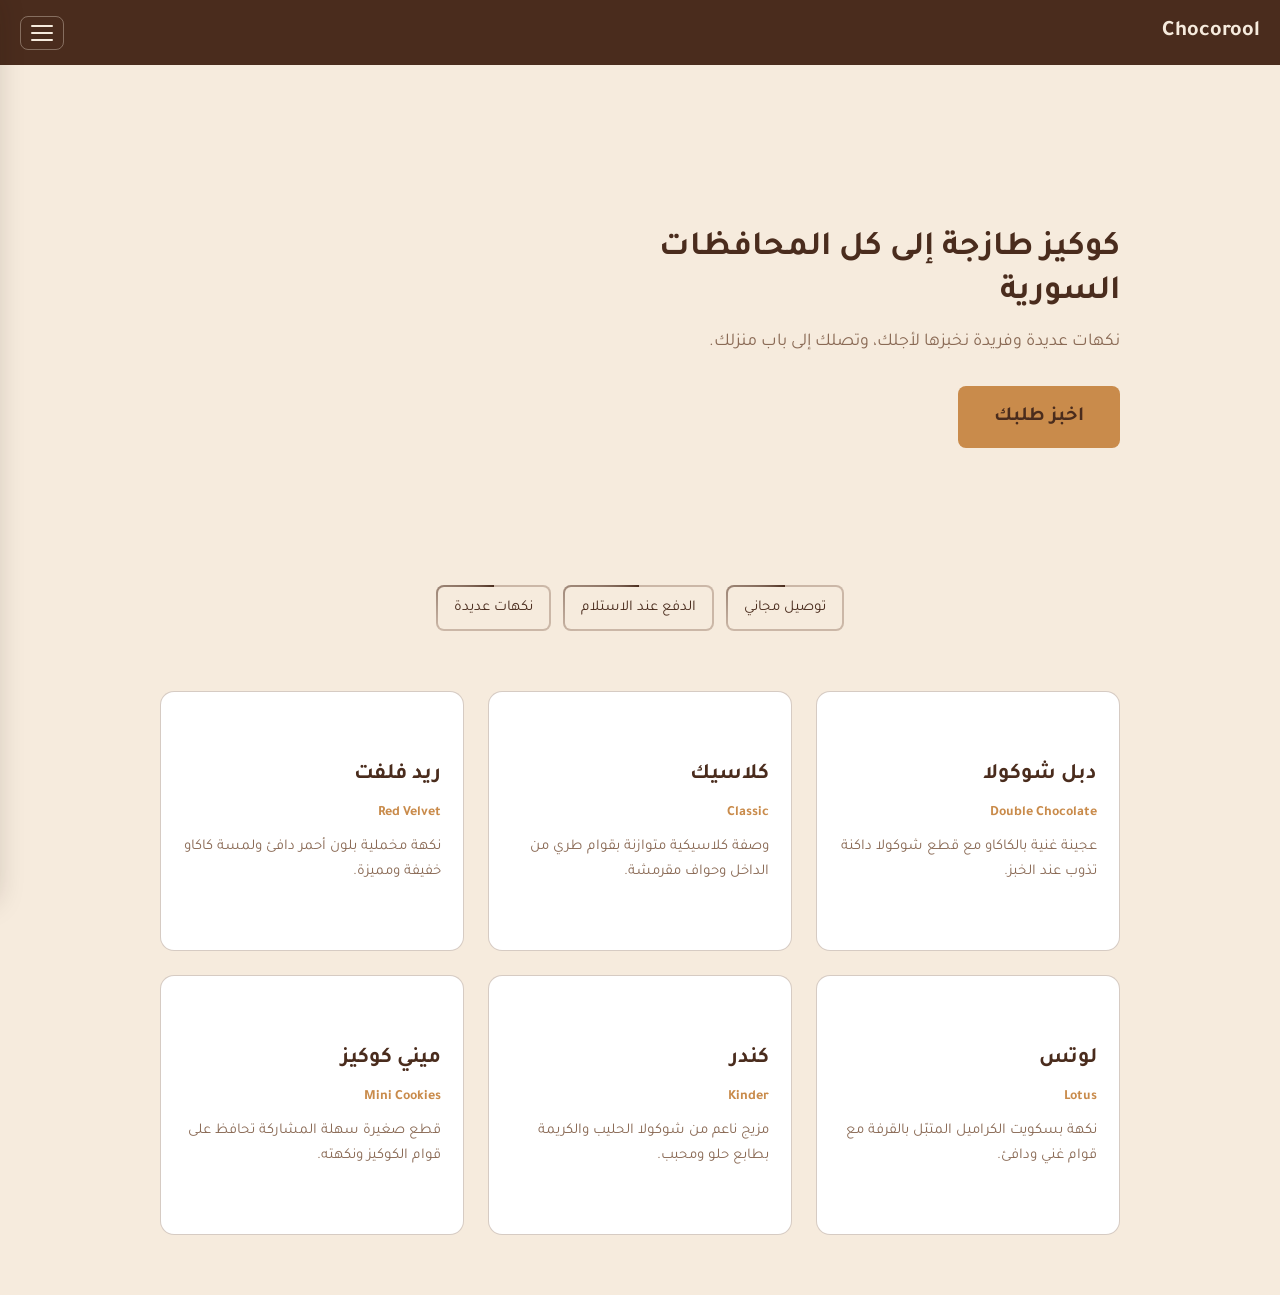
<file: index.html>
<!DOCTYPE html>
<html lang="ar" dir="rtl">
<head>
  <meta charset="UTF-8">
  <meta name="viewport" content="width=device-width, initial-scale=1.0">
  <title>Chocorool</title>
  <link href="https://fonts.googleapis.com/css2?family=Tajawal:wght@400;500;700&display=swap" rel="stylesheet">
  <link rel="stylesheet" href="css/style.css">
</head>
<body>
  <header class="header">
    <a href="#" class="logo">Chocorool</a>
<button type="button" class="menu-toggle" id="menuToggle" aria-label="فتح القائمة">
  <span></span>
  <span></span>
  <span></span>
</button>
  </header>
  <!-- الخلفية المعتمة عند فتح القائمة -->
<div class="drawer-backdrop" id="drawerBackdrop"></div>

<!-- القائمة الجانبية -->
<aside class="side-drawer" id="sideDrawer" aria-hidden="true">
  <div class="drawer-header">
    <span class="drawer-brand">Chocorool</span>
    <button type="button" class="drawer-close" id="drawerClose" aria-label="إغلاق القائمة">✕</button>
  </div>

  <nav class="drawer-links">
    <a href="index.html">الرئيسية</a>
    <a href="bake.html">اخبز طلبك</a>
    <a href="index.html#flavorsSection">نكهاتنا</a>
    <a href="https://wa.me/" target="_blank" rel="noopener">تواصل معنا</a>
  </nav>

  <div class="drawer-footer">
    <p>كوكيز طازجة إلى كل المحافظات السورية</p>
  </div>
</aside>

  <main>
    <section class="hero">
      <div class="hero-text">
        <h1>كوكيز طازجة إلى كل المحافظات السورية</h1>
        <p>نكهات عديدة وفريدة نخبزها لأجلك، وتصلك إلى باب منزلك.</p>
        <a href="bake.html" class="btn btn-big">اخبز طلبك</a>
      </div>
      <video class="hero-cookie" src="videos/animtion1.mp4" autoplay muted loop playsinline poster="videos/animtion1.mp4"></video>
    </section>

    <section class="perks">
      <div class="glow-item">
        <span>توصيل مجاني</span>
      </div>
      <div class="glow-item">
        <span>الدفع عند الاستلام</span>
      </div>
      <a href="#flavorsSection" class="flavors-btn">
        <span>نكهات عديدة</span>
      </a>
    </section>

    <section class="flavors-section" id="flavorsSection">
      <div class="flavors-grid">
        <article class="flavor">
          <div class="flavor-inner">
            <div class="flavor-front">
              <h3>دبل شوكولا</h3>
              <span>Double Chocolate</span>
              <p>عجينة غنية بالكاكاو مع قطع شوكولا داكنة تذوب عند الخبز.</p>
            </div>
            <div class="flavor-back">
              <img src="images/double-chocolate.jpg" alt="كوكيز دبل شوكولا">
            </div>
          </div>
        </article>

        <article class="flavor">
          <div class="flavor-inner">
            <div class="flavor-front">
              <h3>كلاسيك</h3>
              <span>Classic</span>
              <p>وصفة كلاسيكية متوازنة بقوام طري من الداخل وحواف مقرمشة.</p>
            </div>
            <div class="flavor-back">
              <img src="images/classic.jpg" alt="كوكيز كلاسيك">
            </div>
          </div>
        </article>

        <article class="flavor">
          <div class="flavor-inner">
            <div class="flavor-front">
              <h3>ريد فلفت</h3>
              <span>Red Velvet</span>
              <p>نكهة مخملية بلون أحمر دافئ ولمسة كاكاو خفيفة ومميزة.</p>
            </div>
            <div class="flavor-back">
              <img src="images/red-velvet.jpg" alt="كوكيز ريد فلفت">
            </div>
          </div>
        </article>

        <article class="flavor">
          <div class="flavor-inner">
            <div class="flavor-front">
              <h3>لوتس</h3>
              <span>Lotus</span>
              <p>نكهة بسكويت الكراميل المتبّل بالقرفة مع قوام غني ودافئ.</p>
            </div>
            <div class="flavor-back">
              <img src="images/lotus.jpg" alt="كوكيز لوتس">
            </div>
          </div>
        </article>

        <article class="flavor">
          <div class="flavor-inner">
            <div class="flavor-front">
              <h3>كندر</h3>
              <span>Kinder</span>
              <p>مزيج ناعم من شوكولا الحليب والكريمة بطابع حلو ومحبب.</p>
            </div>
            <div class="flavor-back">
              <img src="images/kinder.jpg" alt="كوكيز كندر">
            </div>
          </div>
        </article>

        <article class="flavor">
          <div class="flavor-inner">
            <div class="flavor-front">
              <h3>ميني كوكيز</h3>
              <span>Mini Cookies</span>
              <p>قطع صغيرة سهلة المشاركة تحافظ على قوام الكوكيز ونكهته.</p>
            </div>
            <div class="flavor-back">
              <img src="images/mini.jpg" alt="ميني كوكيز">
            </div>
          </div>
        </article>
      </div>
    </section>
  </main>

  <script src="js/main.js"></script>
</body>
</html>
</file>
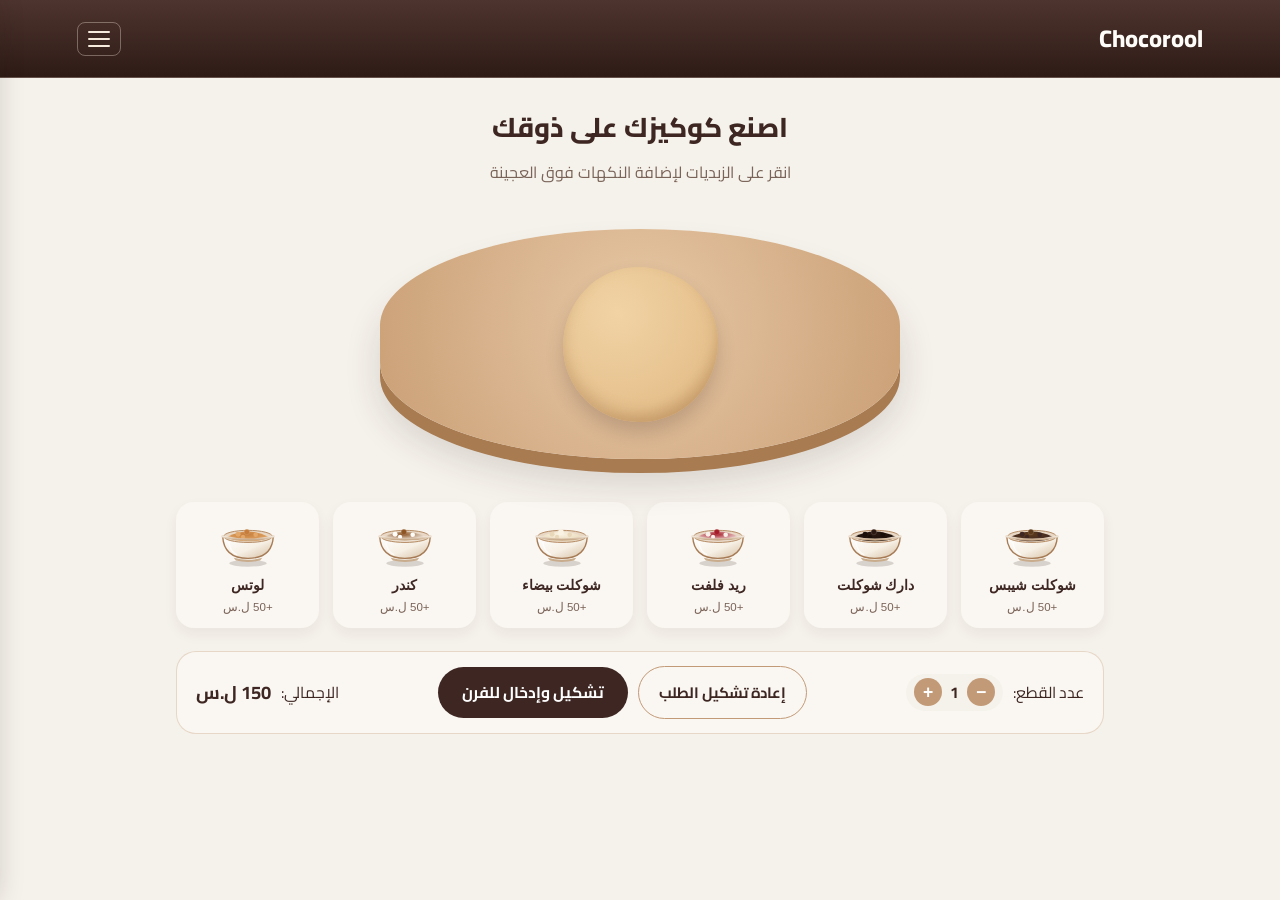
<file: bake.html>
<!DOCTYPE html>
<html lang="ar" dir="rtl">
<head>
  <meta charset="UTF-8" />
  <meta name="viewport" content="width=device-width, initial-scale=1.0" />
  <title>Chocorool | اخبز طلبك</title>
  <link rel="preconnect" href="https://fonts.googleapis.com" />
  <link rel="preconnect" href="https://fonts.gstatic.com" crossorigin />
  <link href="https://fonts.googleapis.com/css2?family=Cairo:wght@400;600;700;800&display=swap" rel="stylesheet" />
  <link rel="stylesheet" href="css/bake.css" />
</head>
<body>

  <!-- شريط علوي موحد -->
  <header class="bake-header">
    <a href="index.html" class="brand">Chocorool</a>
    <!-- داخل <header> -->
<button type="button" class="menu-toggle" id="menuToggle" aria-label="فتح القائمة">
  <span></span>
  <span></span>
  <span></span>
</button>
  </header>
  <!-- الخلفية المعتمة عند فتح القائمة -->
<div class="drawer-backdrop" id="drawerBackdrop"></div>

<!-- القائمة الجانبية -->
<aside class="side-drawer" id="sideDrawer" aria-hidden="true">
  <div class="drawer-header">
    <span class="drawer-brand">Chocorool</span>
    <button type="button" class="drawer-close" id="drawerClose" aria-label="إغلاق القائمة">✕</button>
  </div>

  <nav class="drawer-links">
    <a href="index.html">الرئيسية</a>
    <a href="bake.html">اخبز طلبك</a>
    <a href="index.html#flavorsSection">نكهاتنا</a>
    <a href="https://wa.me/" target="_blank" rel="noopener">تواصل معنا</a>
  </nav>

  <div class="drawer-footer">
    <p>كوكيز طازجة إلى كل المحافظات السورية</p>
  </div>
</aside>

  <main class="bake-stage">
    <div class="stage-intro">
      <h1>اصنع كوكيزك على ذوقك</h1>
      <p id="stageInstruction">انقر على الزبديات لإضافة النكهات فوق العجينة</p>
    </div>

    <!-- المشهد الرئيسي: الطاولة + العجينة + الفرن -->
    <section class="kitchen-workspace" id="kitchenWorkspace">

      <!-- الطاولة والعجينة -->
      <div class="table-area" id="tableArea">
        <div class="wooden-table">
          <!-- العجينة الأساسية -->
          <div class="dough-wrapper" id="doughWrapper">
            <div class="cookie-dough" id="cookieDough">
              <div class="dough-texture"></div>
              <!-- طبقة الإضافات التي تظهر عند النقر -->
              <div class="toppings-layer" id="toppingsLayer"></div>
            </div>
            <!-- كرة العجينة المأخوذة للفرن -->
            <div class="scooped-ball" id="scoopedBall"></div>
          </div>
        </div>
      </div>

      <!-- الفرن (يظهر عند بدء الخبز) -->
      <div class="oven-area" id="ovenArea" aria-hidden="true">
        <div class="oven-body">
          <div class="oven-top-panel">
            <span class="knob"></span>
            <span class="knob"></span>
            <div class="oven-timer" id="ovenTimer">00:04</div>
            <span class="knob"></span>
          </div>
          <div class="oven-door" id="ovenDoor">
            <div class="oven-window">
              <div class="oven-glow" id="ovenGlow"></div>
              <div class="baking-tray" id="bakingTray">
                <div class="baking-cookie" id="bakingCookie"></div>
              </div>
            </div>
            <div class="oven-handle"></div>
          </div>
        </div>
        <p class="baking-status" id="bakingStatus">جاري تجهيز الفرن...</p>
      </div>

    </section>

    <!-- زبديات النكهات -->
    <section class="bowls-section" id="bowlsSection">
      <div class="bowls-grid" id="bowlsGrid">
        <!-- يتم توليد الزبديات من bake.js لسهولة التعديل والإضافة -->
      </div>
    </section>

    <!-- شريط التحكم بالكمية والسعر وزر الخبز -->
    <section class="order-controls" id="orderControls">
      <div class="qty-box">
        <span>عدد القطع:</span>
        <div class="qty-buttons">
          <button type="button" id="decreaseQty" aria-label="تقليل الكمية">−</button>
          <strong id="qtyValue">1</strong>
          <button type="button" id="increaseQty" aria-label="زيادة الكمية">+</button>
        </div>
      </div>
      <div class="action-buttons">
  <button type="button" class="reset-order-btn" id="resetOrderBtn">
    إعادة تشكيل الطلب
  </button>
  <button type="button" class="bake-btn" id="startBakeBtn">
    تشكيل وإدخال للفرن
  </button>
</div>

      <div class="price-box">
        <span>الإجمالي:</span>
        <strong id="totalPrice">150 ل.س</strong>
      </div>

    </section>
  </main>

  <!-- ورقة الفاتورة المنبثقة -->
  <div class="receipt-backdrop" id="receiptBackdrop" aria-hidden="true">
    <div class="receipt-paper" role="dialog" aria-labelledby="receiptTitle">
      <div class="receipt-check">✓</div>
      <h2 id="receiptTitle">تم إتمام طلبك بنجاح!</h2>
      <p class="receipt-sub">كوكيز طازجة قيد التحضير لأجلك</p>

      <div class="receipt-divider"></div>

      <div class="receipt-details" id="receiptDetails">
        <!-- تفاصيل الطلب تُملأ تلقائياً -->
      </div>

      <div class="receipt-divider"></div>

      <div class="receipt-meta">
        <div class="meta-row">
          <span>السعر الإجمالي:</span>
          <strong id="receiptTotal">150 ل.س</strong>
        </div>
        <div class="meta-row">
          <span>الوقت المتوقع:</span>
          <strong id="receiptTime">25 - 35 دقيقة</strong>
        </div>
      </div>

      <div class="receipt-actions">
        <a href="#" target="_blank" rel="noopener" class="whatsapp-btn" id="whatsappOrderBtn">
          تأكيد الطلب عبر واتساب
        </a>
        <button type="button" class="reset-btn" id="newOrderBtn">
          تحضير طلب جديد
        </button>
      </div>
    </div>
  </div>

  <script src="js/bake.js"></script>
</body>
</html>
</file>
<file: css/style.css>
:root {
  --brown: #4A2C1D;
  --cream: #F6EBDD;
  --caramel: #C98B4B;
  --soft-brown: #8A6A55;
}

* {
  box-sizing: border-box;
  margin: 0;
  padding: 0;
}

html {
  scroll-behavior: smooth;
}

body {
  font-family: 'Tajawal', sans-serif;
  background: var(--cream);
  color: var(--brown);
  line-height: 1.7;
}

.header {
  background: var(--brown);
  display: flex;
  justify-content: space-between;
  align-items: center;
  padding: 14px 20px;
}

.logo {
  color: var(--cream);
  font-size: 22px;
  font-weight: 700;
  text-decoration: none;
}

.btn {
  background: var(--caramel);
  color: var(--brown);
  padding: 8px 18px;
  border-radius: 8px;
  font-weight: 700;
  text-decoration: none;
}

.hero {
  display: flex;
  align-items: center;
  gap: 30px;
  max-width: 1000px;
  margin: 0 auto;
  padding: 56px 20px 32px;
}

.hero-text {
  flex: 1;
}

.hero-cookie {
  width: 45%;
  aspect-ratio: 1 / 1;
  object-fit: cover;
  border-radius: 50%;
}

@media (max-width: 700px) {
  .hero {
    flex-direction: column-reverse;
    text-align: center;
  }

  .hero-cookie {
    width: 70%;
  }
}

.hero h1 {
  font-size: 34px;
  line-height: 1.3;
  margin-bottom: 12px;
}

.hero p {
  color: var(--soft-brown);
  font-size: 18px;
  margin-bottom: 28px;
}

.btn-big {
  display: inline-block;
  padding: 14px 36px;
  font-size: 20px;
}

.perks {
  display: flex;
  justify-content: center;
  flex-wrap: wrap;
  gap: 12px;
  padding: 0 20px 40px;
}

.flavors-btn,
.glow-item {
  position: relative;
  overflow: hidden;
  border-radius: 8px;
  padding: 2px;
  background: rgba(138, 106, 85, 0.4);
  text-decoration: none;
  font-size: 15px;
  color: var(--brown);
  display: inline-block;
  cursor: pointer;
}

.flavors-btn::before,
.glow-item::before {
  content: '';
  position: absolute;
  inset: -50%;
  background: conic-gradient(transparent 0deg 250deg, var(--brown) 360deg);
  animation: spin 3s linear infinite;
}

.flavors-btn span,
.glow-item span {
  position: relative;
  display: block;
  background: var(--cream);
  border-radius: 6px;
  padding: 8px 16px;
}

@keyframes spin {
  to { transform: rotate(360deg); }
}

.flavors-section {
  max-width: 1000px;
  margin: 0 auto;
  padding: 20px 20px 60px;
}

.flavors-grid {
  display: grid;
  grid-template-columns: repeat(auto-fit, minmax(260px, 1fr));
  gap: 24px;
}

.flavor {
  height: 260px;
  perspective: 1000px;
  cursor: pointer;
}

.flavor-inner {
  position: relative;
  width: 100%;
  height: 100%;
  transform-style: preserve-3d;
  transition: transform 0.6s ease;
}

.flavor:hover .flavor-inner {
  transform: rotateY(180deg);
}

.flavor-front,
.flavor-back {
  position: absolute;
  inset: 0;
  backface-visibility: hidden;
  border-radius: 14px;
  overflow: hidden;
}

.flavor-front {
  background: #fff;
  border: 1px solid rgba(138, 106, 85, 0.35);
  padding: 22px;
  display: flex;
  flex-direction: column;
  justify-content: center;
  gap: 8px;
}

.flavor-front h3 {
  font-size: 22px;
  color: var(--brown);
}

.flavor-front span {
  font-size: 14px;
  color: var(--caramel);
  font-weight: 700;
}

.flavor-front p {
  font-size: 15px;
  color: var(--soft-brown);
}

.flavor-back {
  transform: rotateY(180deg);
}

.flavor-back img {
  width: 100%;
  height: 100%;
  object-fit: cover;
  display: block;
}
/* زر القائمة (الخطوط الثلاثة) */
.menu-toggle {
  background: transparent;
  border: 1px solid rgba(246, 235, 221, 0.35);
  border-radius: 8px;
  padding: 8px 10px;
  display: flex;
  flex-direction: column;
  gap: 5px;
  cursor: pointer;
  transition: 0.2s ease;
}

.menu-toggle:hover {
  border-color: #C98B4B;
}

.menu-toggle span {
  display: block;
  width: 22px;
  height: 2px;
  background: #F6EBDD;
  border-radius: 2px;
}

/* الخلفية المعتمة */
.drawer-backdrop {
  position: fixed;
  inset: 0;
  background: rgba(34, 20, 14, 0.52);
  backdrop-filter: blur(2px);
  opacity: 0;
  pointer-events: none;
  transition: opacity 0.3s ease;
  z-index: 998;
}

.drawer-backdrop.open {
  opacity: 1;
  pointer-events: auto;
}

/* القائمة الجانبية */
.side-drawer {
  position: fixed;
  top: 0;
  left: 0; /* تفتح من اليسار لأن الشعار على اليمين في RTL */
  width: min(290px, 80vw);
  height: 100vh;
  background: #FAF6F0;
  color: #4A2C1D;
  box-shadow: 8px 0 28px rgba(34, 20, 14, 0.22);
  transform: translateX(-105%);
  transition: transform 0.32s cubic-bezier(0.22, 1, 0.36, 1);
  z-index: 999;
  display: flex;
  flex-direction: column;
  justify-content: space-between;
  padding: 1.4rem;
}

.side-drawer.open {
  transform: translateX(0);
}

.drawer-header {
  display: flex;
  justify-content: space-between;
  align-items: center;
  padding-bottom: 1rem;
  border-bottom: 1px solid rgba(138, 106, 85, 0.25);
}

.drawer-brand {
  font-size: 1.35rem;
  font-weight: 800;
  color: #4A2C1D;
}

.drawer-close {
  background: transparent;
  border: none;
  font-size: 1.3rem;
  color: #4A2C1D;
  cursor: pointer;
  padding: 4px 8px;
}

.drawer-links {
  display: flex;
  flex-direction: column;
  gap: 0.6rem;
  margin-top: 1.2rem;
  flex: 1;
}

.drawer-links a {
  text-decoration: none;
  color: #4A2C1D;
  font-size: 1.05rem;
  font-weight: 700;
  padding: 0.75rem 1rem;
  border-radius: 12px;
  transition: background 0.2s ease, transform 0.2s ease;
}

.drawer-links a:hover {
  background: rgba(201, 139, 75, 0.18);
  transform: translateX(-4px);
}

.drawer-footer {
  padding-top: 1rem;
  border-top: 1px solid rgba(138, 106, 85, 0.2);
  font-size: 0.85rem;
  color: #8A6A55;
  text-align: center;
}
</file>
<file: css/bake.css>
:root {
  --bg-cream: #F5F2EB;
  --surface-warm: #FAF7F2;
  --beige-soft: #DEBAA0;
  --caramel: #C39A77;
  --choco-dark: #3E2723;
  --choco-mid: #5D4037;
  --text-muted: #7A6358;
  --dough-base: #E6C18E;
  --dough-shadow: #CCA068;
}

* {
  box-sizing: border-box;
  margin: 0;
  padding: 0;
}

body {
  font-family: 'Cairo', sans-serif;
  background-color: var(--bg-cream);
  color: var(--choco-dark);
  min-height: 100vh;
  display: flex;
  flex-direction: column;
  overflow-x: hidden;
}

/* الهيدر */
/* الهيدر */
.bake-header {
  display: flex;
  justify-content: space-between;
  align-items: center;
  padding: 1rem 6%;
  background: linear-gradient(180deg, #4E342E, #2E1B16);
  border-bottom: 1px solid rgba(255, 253, 249, 0.14);
}

.brand {
  font-size: 1.5rem;
  font-weight: 800;
  color: #FFFDF9;
  text-decoration: none;
}

.back-link {
  text-decoration: none;
  color: #FFFDF9;
  font-weight: 600;
  font-size: 0.95rem;
  padding: 0.4rem 0.95rem;
  border-radius: 999px;
  border: 1px solid rgba(255, 253, 249, 0.45);
  transition: 0.2s ease;
}

.back-link:hover {
  background: var(--caramel);
  border-color: var(--caramel);
  color: var(--choco-dark);
}

/* المسرح الرئيسي */
.bake-stage {
  flex: 1;
  max-width: 960px;
  width: 100%;
  margin: 0 auto;
  padding: 1.5rem 1rem 2.5rem;
  display: flex;
  flex-direction: column;
  align-items: center;
  gap: 1.4rem;
}

.stage-intro {
  text-align: center;
}

.stage-intro h1 {
  font-size: 1.7rem;
  font-weight: 800;
  margin-bottom: 0.25rem;
}

.stage-intro p {
  color: var(--text-muted);
  font-size: 1rem;
}

/* منطقة الطاولة والفرن */
.kitchen-workspace {
  position: relative;
  width: 100%;
  min-height: 270px;
  display: flex;
  justify-content: center;
  align-items: center;
}

.table-area {
  width: 100%;
  display: flex;
  justify-content: center;
  transition: opacity 0.5s ease, transform 0.5s ease;
}

.table-area.hidden {
  opacity: 0;
  transform: scale(0.9);
  pointer-events: none;
  position: absolute;
}

.wooden-table {
  width: min(520px, 94vw);
  height: 230px;
  background: radial-gradient(circle at 50% 40%, #E7C8A6, #C99E74);
  border-radius: 50% / 42%;
  box-shadow:
    0 14px 0 #A87B51,
    0 24px 35px rgba(62, 39, 35, 0.16);
  display: flex;
  justify-content: center;
  align-items: center;
  position: relative;
}

/* العجينة */
.dough-wrapper {
  position: relative;
  width: 165px;
  height: 165px;
  display: flex;
  justify-content: center;
  align-items: center;
}

.cookie-dough {
  width: 155px;
  height: 155px;
  border-radius: 48% 52% 50% 49% / 51% 48% 52% 49%;
  background: radial-gradient(circle at 35% 30%, #F1D3A4, var(--dough-base) 65%, var(--dough-shadow));
  box-shadow:
    inset 0 -8px 14px rgba(139, 94, 52, 0.28),
    0 10px 18px rgba(62, 39, 35, 0.2);
  position: relative;
  overflow: hidden;
  transition: transform 0.35s ease;
}

.cookie-dough.knead {
  animation: kneadPulse 0.35s ease;
}

@keyframes kneadPulse {
  0% { transform: scale(1); }
  50% { transform: scale(1.07, 0.94); }
  100% { transform: scale(1); }
}

.toppings-layer {
  position: absolute;
  inset: 0;
  pointer-events: none;
}

.topping-bit {
  position: absolute;
  border-radius: 40% 60% 55% 45%;
  box-shadow: 0 2px 3px rgba(0,0,0,0.22);
  animation: dropBit 0.35s cubic-bezier(0.2, 1.3, 0.4, 1) forwards;
}

@keyframes dropBit {
  from {
    opacity: 0;
    transform: translateY(-28px) scale(0.4);
  }
  to {
    opacity: 1;
    transform: translateY(0) scale(1);
  }
}

/* كرة العجينة المأخوذة */
.scooped-ball {
  position: absolute;
  width: 68px;
  height: 68px;
  border-radius: 50%;
  background: radial-gradient(circle at 35% 30%, #F1D3A4, var(--dough-base));
  box-shadow: 0 8px 16px rgba(62, 39, 35, 0.28);
  opacity: 0;
  transform: scale(0.4);
  pointer-events: none;
}

.scooped-ball.scooping {
  animation: scoopAction 1.1s ease forwards;
}

@keyframes scoopAction {
  0% {
    opacity: 0;
    transform: scale(0.4) translateY(0);
  }
  45% {
    opacity: 1;
    transform: scale(1.05) translateY(-18px);
  }
  100% {
    opacity: 1;
    transform: scale(0.95) translateY(-30px);
  }
}

/* الزبديات */
.bowls-section {
  width: 100%;
  transition: opacity 0.45s ease, transform 0.45s ease, max-height 0.45s ease;
}

.bowls-section.vanish {
  opacity: 0;
  transform: translateY(18px) scale(0.94);
  pointer-events: none;
}

.bowls-grid {
  display: grid;
  grid-template-columns: repeat(6, 1fr);
  gap: 0.85rem;
}

.bowl-card {
  background: var(--surface-warm);
  border: 2px solid transparent;
  border-radius: 18px;
  padding: 0.75rem 0.5rem;
  display: flex;
  flex-direction: column;
  align-items: center;
  gap: 0.45rem;
  cursor: pointer;
  box-shadow: 0 6px 14px rgba(62, 39, 35, 0.06);
  transition: transform 0.2s ease, border-color 0.2s ease, background 0.2s ease;
  user-select: none;
}

.bowl-card:hover {
  transform: translateY(-4px);
}

.bowl-card.active {
  border-color: var(--choco-dark);
  background: #EFE7DC;
}

.bowl-card.pop {
  animation: bowlHop 0.3s ease;
}

@keyframes bowlHop {
  0% { transform: scale(1); }
  50% { transform: scale(0.92); }
  100% { transform: scale(1); }
}

.bowl-svg {
  width: 66px;
  height: 54px;
}

.bowl-name {
  font-size: 0.85rem;
  font-weight: 700;
  text-align: center;
  color: var(--choco-dark);
}

.bowl-tag {
  font-size: 0.72rem;
  color: var(--text-muted);
}

/* شريط التحكم السفلي */
.order-controls {
  width: 100%;
  background: var(--surface-warm);
  border: 1px solid rgba(195, 154, 119, 0.35);
  border-radius: 20px;
  padding: 0.9rem 1.2rem;
  display: flex;
  flex-wrap: wrap;
  justify-content: space-between;
  align-items: center;
  gap: 1rem;
  transition: opacity 0.35s ease;
}

.order-controls.hidden {
  opacity: 0;
  pointer-events: none;
}

.qty-box, .price-box {
  display: flex;
  align-items: center;
  gap: 0.6rem;
  font-size: 0.98rem;
}

.qty-buttons {
  display: flex;
  align-items: center;
  gap: 0.5rem;
  background: var(--bg-cream);
  padding: 0.25rem 0.5rem;
  border-radius: 999px;
}

.qty-buttons button {
  width: 28px;
  height: 28px;
  border: none;
  border-radius: 50%;
  background: var(--caramel);
  color: #fff;
  font-size: 1.1rem;
  font-weight: 700;
  cursor: pointer;
}

.price-box strong {
  font-size: 1.15rem;
  color: var(--choco-dark);
}

.bake-btn {
  background: var(--choco-dark);
  color: #fff;
  border: none;
  border-radius: 999px;
  padding: 0.7rem 1.5rem;
  font-family: inherit;
  font-size: 0.98rem;
  font-weight: 700;
  cursor: pointer;
  transition: transform 0.2s ease, background 0.2s ease;
}

.bake-btn:hover {
  background: var(--choco-mid);
  transform: translateY(-2px);
}

/* مشهد الفرن */
.oven-area {
  display: none;
  flex-direction: column;
  align-items: center;
  gap: 0.8rem;
  animation: fadeInScale 0.5s ease forwards;
}

.oven-area.visible {
  display: flex;
}

@keyframes fadeInScale {
  from { opacity: 0; transform: scale(0.9); }
  to { opacity: 1; transform: scale(1); }
}

.oven-body {
  width: min(320px, 88vw);
  background: linear-gradient(180deg, #4A3832, #2F221E);
  border-radius: 22px;
  padding: 1rem;
  box-shadow: 0 18px 34px rgba(62, 39, 35, 0.28);
  border: 3px solid #6D534A;
}

.oven-top-panel {
  display: flex;
  justify-content: space-between;
  align-items: center;
  padding-bottom: 0.75rem;
}

.knob {
  width: 18px;
  height: 18px;
  border-radius: 50%;
  background: #D7CCC8;
  border: 2px solid #8D6E63;
}

.oven-timer {
  background: #1B1210;
  color: #FFB74D;
  font-weight: 800;
  font-size: 0.95rem;
  padding: 0.2rem 0.75rem;
  border-radius: 8px;
  letter-spacing: 1px;
}

.oven-door {
  background: #1E1614;
  border-radius: 14px;
  padding: 0.85rem;
  border: 2px solid #5D4037;
}

.oven-window {
  height: 135px;
  background: #261C19;
  border-radius: 10px;
  position: relative;
  overflow: hidden;
  display: flex;
  justify-content: center;
  align-items: flex-end;
  padding-bottom: 16px;
}

.oven-glow {
  position: absolute;
  inset: 0;
  background: radial-gradient(circle at 50% 60%, rgba(255, 145, 0, 0.55), rgba(255, 87, 34, 0.15) 70%, transparent);
  opacity: 0;
  transition: opacity 0.6s ease;
}

.oven-glow.on {
  opacity: 1;
}

.baking-tray {
  width: 150px;
  height: 10px;
  background: #90A4AE;
  border-radius: 4px;
  position: relative;
  display: flex;
  justify-content: center;
  transform: translateX(180px);
  transition: transform 0.8s cubic-bezier(0.22, 1, 0.36, 1);
}

.baking-tray.inside {
  transform: translateX(0);
}

.baking-cookie {
  width: 64px;
  height: 36px;
  background: var(--dough-base);
  border-radius: 50% 50% 35% 35%;
  position: absolute;
  bottom: 8px;
  transition: background 2.5s ease, transform 2.5s ease;
}

.baking-cookie.baked {
  background: #B97A45;
  transform: scale(1.16, 0.92);
}

.oven-handle {
  height: 8px;
  width: 70%;
  margin: 0.75rem auto 0;
  background: #D7CCC8;
  border-radius: 999px;
}

.baking-status {
  font-weight: 700;
  color: var(--choco-dark);
  font-size: 1rem;
}

/* ورقة الفاتورة المنبثقة */
.receipt-backdrop {
  position: fixed;
  inset: 0;
  background: rgba(46, 29, 24, 0.58);
  backdrop-filter: blur(3px);
  display: none;
  justify-content: center;
  align-items: center;
  padding: 1rem;
  z-index: 100;
}

.receipt-backdrop.show {
  display: flex;
}

.receipt-paper {
  background: #FFFDF9;
  width: min(410px, 95vw);
  border-radius: 16px;
  padding: 1.6rem 1.4rem;
  box-shadow: 0 22px 45px rgba(0, 0, 0, 0.25);
  text-align: center;
  position: relative;
  animation: receiptPop 0.45s cubic-bezier(0.2, 1.25, 0.4, 1) forwards;
  border-top: 6px solid var(--caramel);
}

@keyframes receiptPop {
  from { opacity: 0; transform: translateY(35px) scale(0.92); }
  to { opacity: 1; transform: translateY(0) scale(1); }
}

.receipt-check {
  width: 48px;
  height: 48px;
  margin: 0 auto 0.6rem;
  border-radius: 50%;
  background: #2E7D32;
  color: #fff;
  font-size: 1.5rem;
  font-weight: 800;
  display: flex;
  justify-content: center;
  align-items: center;
}

.receipt-paper h2 {
  font-size: 1.35rem;
  font-weight: 800;
}

.receipt-sub {
  color: var(--text-muted);
  font-size: 0.9rem;
  margin-top: 0.2rem;
}

.receipt-divider {
  border-top: 2px dashed #D7C6B8;
  margin: 1rem 0;
}

.receipt-details {
  text-align: right;
  display: flex;
  flex-direction: column;
  gap: 0.45rem;
  font-size: 0.92rem;
}

.receipt-row {
  display: flex;
  justify-content: space-between;
  color: var(--choco-mid);
}

.receipt-meta {
  display: flex;
  flex-direction: column;
  gap: 0.45rem;
}

.meta-row {
  display: flex;
  justify-content: space-between;
  font-size: 1rem;
}

.receipt-actions {
  margin-top: 1.3rem;
  display: flex;
  flex-direction: column;
  gap: 0.6rem;
}

.whatsapp-btn {
  display: block;
  text-decoration: none;
  background: #25D366;
  color: #fff;
  font-weight: 700;
  padding: 0.72rem 1rem;
  border-radius: 12px;
  transition: 0.2s ease;
}

.whatsapp-btn:hover {
  background: #1EBE5D;
}

.reset-btn {
  background: transparent;
  border: 1px solid var(--caramel);
  color: var(--choco-dark);
  font-family: inherit;
  font-weight: 700;
  padding: 0.65rem 1rem;
  border-radius: 12px;
  cursor: pointer;
}

/* التجاوب مع الجوال */
@media (max-width: 768px) {
  .bowls-grid {
    grid-template-columns: repeat(3, 1fr);
  }
  .order-controls {
    justify-content: center;
  }
}

@media (max-width: 420px) {
  .bowls-grid {
    grid-template-columns: repeat(2, 1fr);
  }
}
/* زر القائمة (الخطوط الثلاثة) */
.menu-toggle {
  background: transparent;
  border: 1px solid rgba(246, 235, 221, 0.35);
  border-radius: 8px;
  padding: 8px 10px;
  display: flex;
  flex-direction: column;
  gap: 5px;
  cursor: pointer;
  transition: 0.2s ease;
}

.menu-toggle:hover {
  border-color: #C98B4B;
}

.menu-toggle span {
  display: block;
  width: 22px;
  height: 2px;
  background: #F6EBDD;
  border-radius: 2px;
}

/* الخلفية المعتمة */
.drawer-backdrop {
  position: fixed;
  inset: 0;
  background: rgba(34, 20, 14, 0.52);
  backdrop-filter: blur(2px);
  opacity: 0;
  pointer-events: none;
  transition: opacity 0.3s ease;
  z-index: 998;
}

.drawer-backdrop.open {
  opacity: 1;
  pointer-events: auto;
}

/* القائمة الجانبية */
.side-drawer {
  position: fixed;
  top: 0;
  left: 0; /* تفتح من اليسار لأن الشعار على اليمين في RTL */
  width: min(290px, 80vw);
  height: 100vh;
  background: #FAF6F0;
  color: #4A2C1D;
  box-shadow: 8px 0 28px rgba(34, 20, 14, 0.22);
  transform: translateX(-105%);
  transition: transform 0.32s cubic-bezier(0.22, 1, 0.36, 1);
  z-index: 999;
  display: flex;
  flex-direction: column;
  justify-content: space-between;
  padding: 1.4rem;
}

.side-drawer.open {
  transform: translateX(0);
}

.drawer-header {
  display: flex;
  justify-content: space-between;
  align-items: center;
  padding-bottom: 1rem;
  border-bottom: 1px solid rgba(138, 106, 85, 0.25);
}

.drawer-brand {
  font-size: 1.35rem;
  font-weight: 800;
  color: #4A2C1D;
}

.drawer-close {
  background: transparent;
  border: none;
  font-size: 1.3rem;
  color: #4A2C1D;
  cursor: pointer;
  padding: 4px 8px;
}

.drawer-links {
  display: flex;
  flex-direction: column;
  gap: 0.6rem;
  margin-top: 1.2rem;
  flex: 1;
}

.drawer-links a {
  text-decoration: none;
  color: #4A2C1D;
  font-size: 1.05rem;
  font-weight: 700;
  padding: 0.75rem 1rem;
  border-radius: 12px;
  transition: background 0.2s ease, transform 0.2s ease;
}

.drawer-links a:hover {
  background: rgba(201, 139, 75, 0.18);
  transform: translateX(-4px);
}

.drawer-footer {
  padding-top: 1rem;
  border-top: 1px solid rgba(138, 106, 85, 0.2);
  font-size: 0.85rem;
  color: #8A6A55;
  text-align: center;
}
.action-buttons {
  display: flex;
  flex-wrap: wrap;
  align-items: center;
  gap: 0.6rem;
}

.reset-order-btn {
  background: transparent;
  color: var(--choco-dark);
  border: 1.5px solid var(--caramel);
  border-radius: 999px;
  padding: 0.68rem 1.25rem;
  font-family: inherit;
  font-size: 0.94rem;
  font-weight: 700;
  cursor: pointer;
  transition: background 0.2s ease, color 0.2s ease, transform 0.2s ease;
}

.reset-order-btn:hover {
  background: rgba(195, 154, 119, 0.18);
  transform: translateY(-2px);
}
</file>
